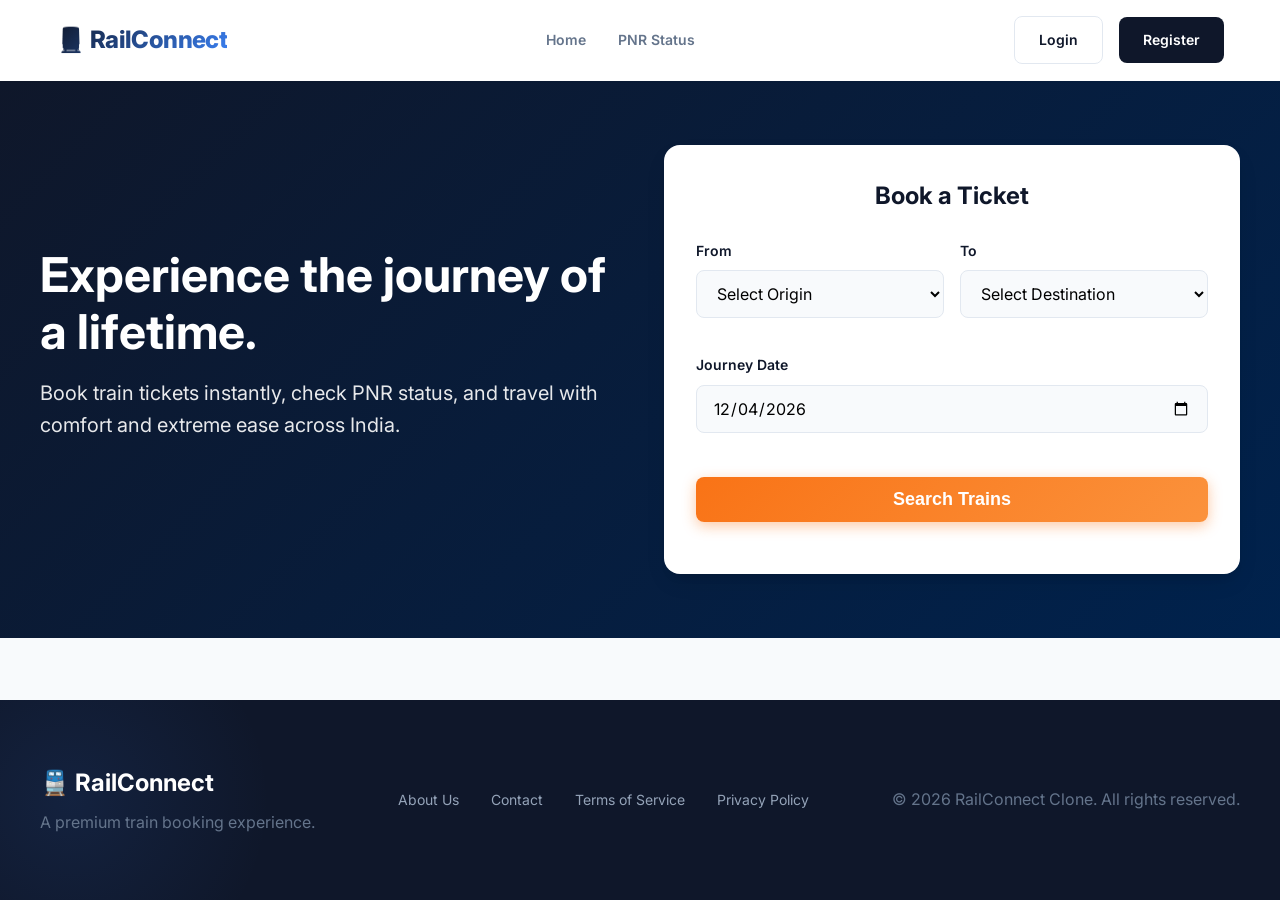
<file: index.html>
<!DOCTYPE html>
<html lang="en">
<head>
  <meta charset="UTF-8">
  <meta name="viewport" content="width=device-width, initial-scale=1.0">
  <title>RailConnect - Book Train Tickets</title>
  <link rel="stylesheet" href="css/style.css">
  <link href="https://fonts.googleapis.com/css2?family=Inter:wght@400;500;600;700&display=swap" rel="stylesheet">
  <style>
    /* Hero Section Styles */
    .hero {
      background: linear-gradient(135deg, var(--primary) 0%, #00224D 100%);
      color: white;
      padding: 4rem 1rem;
      position: relative;
      overflow: hidden;
      min-height: 500px;
      display: flex;
      align-items: center;
    }

    .hero-content {
      max-width: 1200px;
      margin: 0 auto;
      width: 100%;
      position: relative;
      z-index: 2;
      display: grid;
      grid-template-columns: 1fr 1fr;
      gap: 3rem;
      align-items: center;
    }

    .hero-text h1 {
      font-size: 3rem;
      font-weight: 700;
      line-height: 1.2;
      margin-bottom: 1rem;
    }

    .hero-text p {
      font-size: 1.25rem;
      opacity: 0.9;
      margin-bottom: 2rem;
    }

    .search-card {
      background: var(--surface);
      border-radius: 1rem;
      padding: 2rem;
      color: var(--text-main);
      box-shadow: var(--shadow-lg);
    }

    .search-grid {
      display: grid;
      grid-template-columns: 1fr 1fr;
      gap: 1rem;
    }

    .search-full {
      grid-column: span 2;
    }

    .results-section {
      padding: 4rem 1rem;
      background-color: var(--background);
    }

    .results-container {
      max-width: 1200px;
      margin: 0 auto;
    }

    .train-card {
      background: var(--surface);
      border-radius: 0.75rem;
      padding: 1.5rem;
      margin-bottom: 1rem;
      box-shadow: var(--shadow-sm);
      display: flex;
      justify-content: space-between;
      align-items: center;
      transition: transform var(--transition-fast), box-shadow var(--transition-fast);
      border: 1px solid var(--border);
    }

    .train-card:hover {
      transform: translateY(-2px);
      box-shadow: var(--shadow-md);
      border-color: var(--primary-light);
    }

    .train-info {
      display: flex;
      flex-direction: column;
      gap: 0.5rem;
    }

    .train-header {
      display: flex;
      align-items: center;
      gap: 1rem;
    }

    .train-name {
      font-size: 1.25rem;
      font-weight: 600;
      color: var(--primary);
    }

    .train-no {
      background: rgba(0, 77, 159, 0.1);
      color: var(--primary);
      padding: 0.25rem 0.5rem;
      border-radius: 0.25rem;
      font-size: 0.875rem;
      font-weight: 600;
    }

    .train-route {
      display: flex;
      align-items: center;
      gap: 2rem;
      margin-top: 0.5rem;
    }

    .route-point {
      display: flex;
      flex-direction: column;
    }

    .route-time {
      font-size: 1.125rem;
      font-weight: 600;
    }

    .route-station {
      font-size: 0.875rem;
      color: var(--text-muted);
    }

    .route-duration {
      font-size: 0.875rem;
      color: var(--text-muted);
      position: relative;
    }

    .route-duration::before {
      content: '';
      position: absolute;
      top: 50%;
      left: -20px;
      right: -20px;
      height: 1px;
      background: var(--border);
      z-index: -1;
    }

    .train-actions {
      display: flex;
      flex-direction: column;
      gap: 0.5rem;
      align-items: flex-end;
    }

    .class-tags {
      display: flex;
      gap: 0.5rem;
    }

    .class-tag {
      background: #f1f5f9;
      padding: 0.25rem 0.5rem;
      border-radius: 0.25rem;
      font-size: 0.75rem;
      font-weight: 600;
      color: var(--text-muted);
    }

    @media (max-width: 768px) {
      .hero-content {
        grid-template-columns: 1fr;
      }
      .train-card {
        flex-direction: column;
        align-items: flex-start;
        gap: 1.5rem;
      }
      .train-actions {
        width: 100%;
        align-items: stretch;
      }
    }
  </style>
</head>
<body>

  <!-- Header -->
  <header class="header">
    <div class="nav-container">
      <div class="logo-container">
        <a href="index.html" class="logo-text">🚆 RailConnect</a>
      </div>
      <nav class="nav-links">
        <a href="index.html" class="nav-link">Home</a>
        <a href="#" class="nav-link">PNR Status</a>
      </nav>
      <div class="user-actions" id="guest-actions">
        <a href="login.html" class="btn btn-outline">Login</a>
        <a href="register.html" class="btn btn-primary">Register</a>
      </div>
      <div class="user-actions hidden" id="user-actions">
        <span id="user-name-display" style="font-weight: 600;"></span>
        <a href="dashboard.html" class="btn btn-outline">My Trips</a>
        <button onclick="Auth.logout()" class="btn btn-secondary">Logout</button>
      </div>
    </div>
  </header>

  <main>
    <!-- Hero Section -->
    <section class="hero">
      <div class="hero-content">
        <div class="hero-text">
          <h1>Experience the journey of a lifetime.</h1>
          <p>Book train tickets instantly, check PNR status, and travel with comfort and extreme ease across India.</p>
        </div>
        
        <div class="search-card">
          <h2 style="margin-bottom: 1.5rem; text-align: center; color: var(--primary);">Book a Ticket</h2>
          <form id="search-form">
            <div class="search-grid">
              <div class="form-group">
                <label class="form-label" for="from-station">From</label>
                <select class="form-control" id="from-station" required>
                  <option value="" disabled selected>Select Origin</option>
                  <!-- Populated via JS -->
                </select>
              </div>
              <div class="form-group">
                <label class="form-label" for="to-station">To</label>
                <select class="form-control" id="to-station" required>
                  <option value="" disabled selected>Select Destination</option>
                  <!-- Populated via JS -->
                </select>
              </div>
              <div class="form-group search-full">
                <label class="form-label" for="travel-date">Journey Date</label>
                <input type="date" class="form-control" id="travel-date" required>
              </div>
              <div class="form-group search-full text-center mt-2">
                <button type="submit" class="btn btn-secondary" style="width: 100%; font-size: 1.125rem; padding: 0.75rem;">Search Trains</button>
              </div>
            </div>
          </form>
        </div>
      </div>
    </section>

    <!-- Results Section -->
    <section class="results-section hidden" id="results-section">
      <div class="results-container">
        <div style="display: flex; justify-content: space-between; align-items: center; margin-bottom: 2rem;">
          <h2 style="font-size: 1.75rem;">Available Trains</h2>
          <p id="search-summary" class="text-muted"></p>
        </div>
        <div id="trains-list">
          <!-- Trains injected here by JS -->
        </div>
      </div>
    </section>
  </main>

  <footer class="footer">
    <div class="footer-container">
      <div>
        <h3 style="font-size: 1.5rem; margin-bottom: 0.5rem;">🚆 RailConnect</h3>
        <p style="color: var(--text-muted);">A premium train booking experience.</p>
      </div>
      <div class="footer-links">
        <a href="#">About Us</a>
        <a href="#">Contact</a>
        <a href="#">Terms of Service</a>
        <a href="#">Privacy Policy</a>
      </div>
      <div>
        <p style="color: var(--text-muted);">&copy; 2026 RailConnect Clone. All rights reserved.</p>
      </div>
    </div>
  </footer>

  <script src="js/data.js"></script>
  <script src="js/auth.js"></script>
  <script src="js/main.js"></script>
</body>
</html>
</file>
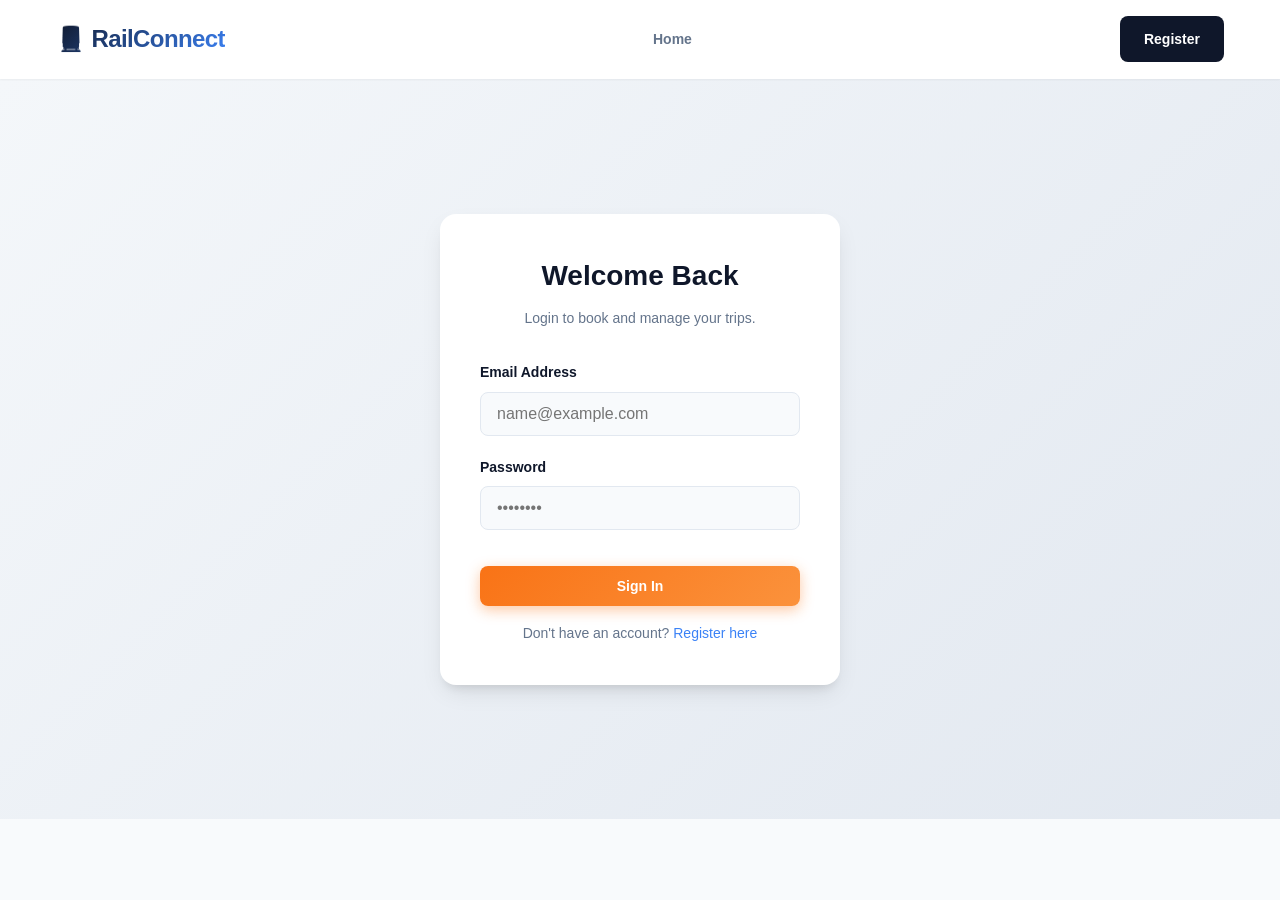
<file: book.html>
<!DOCTYPE html>
<html lang="en">
<head>
  <meta charset="UTF-8">
  <meta name="viewport" content="width=device-width, initial-scale=1.0">
  <title>Book Ticket - RailConnect</title>
  <link rel="stylesheet" href="css/style.css">
  <style>
    .booking-wrapper {
      padding: 3rem 1rem;
      background: #F8FAFC;
    }

    .booking-grid {
      display: grid;
      grid-template-columns: 2fr 1fr;
      gap: 2rem;
      align-items: start;
    }

    .booking-section {
      background: var(--surface);
      border-radius: 1rem;
      padding: 2rem;
      box-shadow: var(--shadow-sm);
      margin-bottom: 2rem;
      border: 1px solid var(--border);
    }

    .booking-section h2 {
      font-size: 1.25rem;
      margin-bottom: 1.5rem;
      color: var(--primary);
      display: flex;
      align-items: center;
      gap: 0.5rem;
    }

    .train-summary-card {
      background: linear-gradient(135deg, var(--primary) 0%, #1E293B 100%);
      color: white;
      padding: 1.5rem;
      border-radius: 0.75rem;
      margin-bottom: 2rem;
      position: relative;
      overflow: hidden;
    }

    .train-summary-card::after {
      content: '🚆';
      position: absolute;
      right: -10px;
      bottom: -20px;
      font-size: 8rem;
      opacity: 0.1;
    }

    .passenger-row {
      display: grid;
      grid-template-columns: 2fr 1fr 1fr auto;
      gap: 1rem;
      align-items: end;
      margin-bottom: 1rem;
      padding-bottom: 1rem;
      border-bottom: 1px solid var(--border);
    }

    .fare-summary {
      position: sticky;
      top: 100px;
    }

    .fare-row {
      display: flex;
      justify-content: space-between;
      margin-bottom: 0.75rem;
      font-size: 0.95rem;
    }

    .fare-total {
      display: flex;
      justify-content: space-between;
      margin-top: 1rem;
      padding-top: 1rem;
      border-top: 2px dashed var(--border);
      font-size: 1.25rem;
      font-weight: 700;
      color: var(--primary);
    }

    @media (max-width: 900px) {
      .booking-grid {
        grid-template-columns: 1fr;
      }
      .passenger-row {
        grid-template-columns: 1fr;
      }
    }
  </style>
</head>
<body>

  <header class="header">
    <div class="nav-container">
      <div class="logo-container">
        <a href="index.html" class="logo-text">🚆 RailConnect</a>
      </div>
      <div class="user-actions" id="user-actions">
        <span id="user-name-display" style="font-weight: 600;"></span>
        <a href="dashboard.html" class="btn btn-outline">My Trips</a>
      </div>
    </div>
  </header>

  <main class="booking-wrapper container">
    <h1 class="section-title animate-fade-up">Complete Your Booking</h1>
    
    <div class="booking-grid animate-fade-up" style="animation-delay: 0.1s;">
      
      <!-- Left Column: Details -->
      <div>
        <div class="train-summary-card" id="train-summary">
          <!-- Populated by JS -->
        </div>

        <form id="booking-form">
          <div class="booking-section">
            <h2>👥 Passenger Details</h2>
            <div id="passengers-container">
              <div class="passenger-row">
                <div class="form-group mb-0">
                  <label class="form-label">Full Name</label>
                  <input type="text" class="form-control passenger-name" required placeholder="Passenger Name">
                </div>
                <div class="form-group mb-0">
                  <label class="form-label">Age</label>
                  <input type="number" class="form-control passenger-age" required min="1" max="120" placeholder="Age">
                </div>
                <div class="form-group mb-0">
                  <label class="form-label">Gender</label>
                  <select class="form-control passenger-gender" required>
                    <option value="" disabled selected>Select</option>
                    <option value="M">Male</option>
                    <option value="F">Female</option>
                    <option value="O">Other</option>
                  </select>
                </div>
              </div>
            </div>
            <button type="button" class="btn btn-outline mt-2" onclick="addPassenger()">+ Add Another Passenger</button>
          </div>

          <div class="booking-section">
            <h2>💳 Payment Options</h2>
            <p style="color: var(--text-muted); margin-bottom: 1rem; font-size: 0.875rem;">This is a simulated environment. No actual payment will be deducted.</p>
            <div class="form-group">
              <input type="radio" id="upi" name="payment" value="upi" checked>
              <label for="upi" style="font-weight: 500; margin-left: 0.5rem;">UPI / QR Code</label>
            </div>
            <div class="form-group">
              <input type="radio" id="card" name="payment" value="card">
              <label for="card" style="font-weight: 500; margin-left: 0.5rem;">Credit / Debit Card</label>
            </div>
          </div>
        </form>
      </div>

      <!-- Right Column: Fare Summary -->
      <div>
        <div class="booking-section fare-summary">
          <h2>💰 Fare Summary</h2>
          <div class="form-group">
            <label class="form-label">Travel Class</label>
            <select class="form-control" id="travel-class" onchange="calculateFare()">
              <!-- Populated by JS -->
            </select>
          </div>
          
          <div style="margin-top: 2rem;">
            <div class="fare-row">
              <span id="base-fare-label">Ticket Fare (1 Passenger)</span>
              <span id="base-fare-value">₹0</span>
            </div>
            <div class="fare-row">
              <span>Convenience Fee</span>
              <span>₹40</span>
            </div>
            <div class="fare-total">
              <span>Total Amount</span>
              <span id="total-fare-value">₹0</span>
            </div>
          </div>

          <button id="pay-btn" class="btn btn-secondary" style="width: 100%; margin-top: 2rem; font-size: 1.125rem;">Pay & Book</button>
        </div>
      </div>

    </div>
  </main>

  <script src="js/data.js"></script>
  <script src="js/auth.js"></script>
  <script src="js/bookings.js"></script>
  <script>
    let currentTrain = null;
    let travelDate = null;
    let basePricePerPassenger = 0;

    document.addEventListener('DOMContentLoaded', () => {
      // 1. Auth check
      const user = Auth.getCurrentUser();
      if (!user) {
        window.location.href = 'login.html';
        return;
      }
      Auth.updateUI();

      // 2. Parse URL params
      const params = new URLSearchParams(window.location.search);
      const trainNo = params.get('trainNo');
      travelDate = params.get('date');

      if (!trainNo || !travelDate) {
        window.location.href = 'index.html';
        return;
      }

      currentTrain = window.TRAINS.find(t => t.trainNo === trainNo);
      if (!currentTrain) {
        alert("Train not found.");
        window.location.href = 'index.html';
        return;
      }

      // 3. Render Train Summary
      const destName = window.STATIONS.find(s => s.code === currentTrain.destination)?.name || currentTrain.destination;
      const srcName = window.STATIONS.find(s => s.code === currentTrain.source)?.name || currentTrain.source;
      
      document.getElementById('train-summary').innerHTML = `
        <div style="display: flex; justify-content: space-between; align-items: center; margin-bottom: 1rem;">
          <h3 style="font-size: 1.5rem; margin: 0;">${currentTrain.name} (${currentTrain.trainNo})</h3>
          <span style="background: rgba(255,255,255,0.2); padding: 0.25rem 0.75rem; border-radius: 1rem; font-size: 0.875rem;">${travelDate}</span>
        </div>
        <div style="display: flex; gap: 2rem; align-items: center;">
          <div>
            <div style="font-size: 1.25rem; font-weight: 700;">${currentTrain.departureTime}</div>
            <div style="font-size: 0.875rem; opacity: 0.8;">${srcName}</div>
          </div>
          <div style="opacity: 0.5;">━━━━</div>
          <div>
            <div style="font-size: 1.25rem; font-weight: 700;">${currentTrain.arrivalTime}</div>
            <div style="font-size: 0.875rem; opacity: 0.8;">${destName}</div>
          </div>
        </div>
      `;

      // 4. Populate Classes
      const classSelect = document.getElementById('travel-class');
      currentTrain.classes.forEach(c => {
        const option = document.createElement('option');
        option.value = c;
        option.textContent = `${c} - ₹${currentTrain.fares[c]}`;
        classSelect.appendChild(option);
      });

      // Populate user's name in first row
      document.querySelector('.passenger-name').value = user.name;

      calculateFare();

      // 5. Handle Booking Submission
      document.getElementById('pay-btn').addEventListener('click', handlePayment);
    });

    function addPassenger() {
      const container = document.getElementById('passengers-container');
      const row = document.createElement('div');
      row.className = 'passenger-row animate-fade-up';
      row.innerHTML = `
        <div class="form-group mb-0">
          <input type="text" class="form-control passenger-name" required placeholder="Passenger Name">
        </div>
        <div class="form-group mb-0">
          <input type="number" class="form-control passenger-age" required min="1" max="120" placeholder="Age">
        </div>
        <div class="form-group mb-0">
          <select class="form-control passenger-gender" required>
            <option value="" disabled selected>Select</option>
            <option value="M">Male</option>
            <option value="F">Female</option>
            <option value="O">Other</option>
          </select>
        </div>
        <button type="button" class="btn btn-outline" style="color:red; border-color:red; margin-bottom:0.2rem" onclick="this.parentElement.remove(); calculateFare()">X</button>
      `;
      container.appendChild(row);
      calculateFare();
    }

    function calculateFare() {
      if (!currentTrain) return;

      const classSel = document.getElementById('travel-class').value;
      basePricePerPassenger = currentTrain.fares[classSel];

      const numPassengers = document.querySelectorAll('.passenger-row').length;
      
      const totalBaseFare = basePricePerPassenger * numPassengers;
      const convenienceFee = 40;
      const finalTotal = totalBaseFare + convenienceFee;

      document.getElementById('base-fare-label').textContent = `Ticket Fare (${numPassengers} Passenger${numPassengers > 1 ? 's' : ''})`;
      document.getElementById('base-fare-value').textContent = `₹${totalBaseFare}`;
      document.getElementById('total-fare-value').textContent = `₹${finalTotal}`;

      return finalTotal;
    }

    function handlePayment() {
      const form = document.getElementById('booking-form');
      if (!form.checkValidity()) {
        form.reportValidity();
        return;
      }

      // Gather passenger data
      const passengers = [];
      const rows = document.querySelectorAll('.passenger-row');
      rows.forEach(row => {
        passengers.push({
          name: row.querySelector('.passenger-name').value,
          age: row.querySelector('.passenger-age').value,
          gender: row.querySelector('.passenger-gender').value
        });
      });

      const travelClass = document.getElementById('travel-class').value;
      const totalAmount = calculateFare();
      const user = Auth.getCurrentUser();

      // Simulate API call/Payment gateway delay
      const btn = document.getElementById('pay-btn');
      btn.textContent = 'Processing...';
      btn.disabled = true;

      setTimeout(() => {
        const booking = Bookings.createBooking(user.id, currentTrain.trainNo, travelDate, passengers, totalAmount, travelClass);
        alert(`Payment Successful! Your PNR is ${booking.pnr}`);
        window.location.href = 'dashboard.html';
      }, 1500);
    }
  </script>
</body>
</html>
</file>
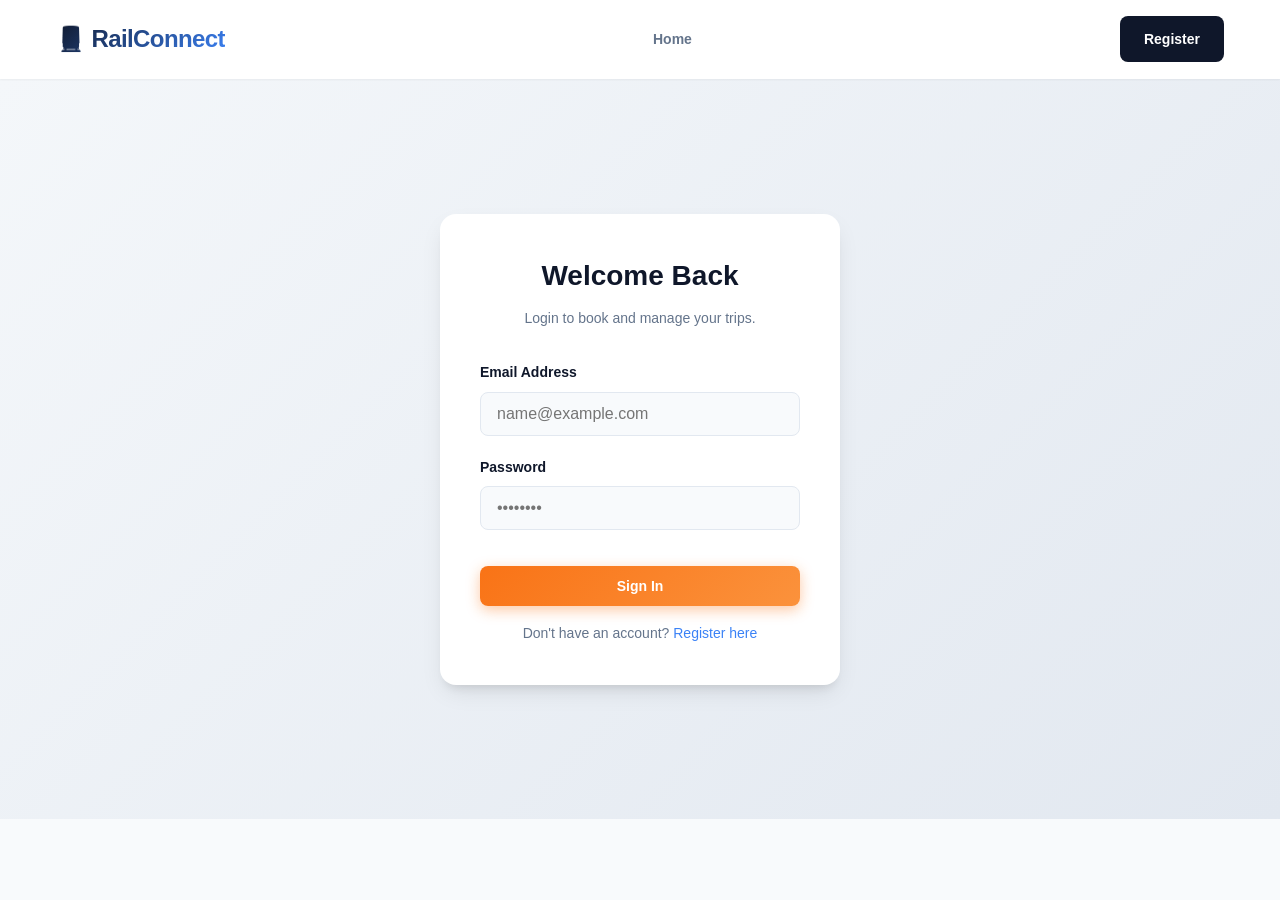
<file: dashboard.html>
<!DOCTYPE html>
<html lang="en">
<head>
  <meta charset="UTF-8">
  <meta name="viewport" content="width=device-width, initial-scale=1.0">
  <title>My Dashboard - RailConnect</title>
  <link rel="stylesheet" href="css/style.css">
  <style>
    .dashboard-container {
      padding: 3rem 1rem;
      max-width: 1000px;
      margin: 0 auto;
    }

    .welcome-banner {
      background: linear-gradient(135deg, var(--primary) 0%, var(--accent) 100%);
      color: white;
      padding: 3rem 2rem;
      border-radius: 1rem;
      margin-bottom: 2rem;
      box-shadow: var(--shadow-lg);
      position: relative;
      overflow: hidden;
    }

    .welcome-banner::before {
      content: '';
      position: absolute;
      top: 0;
      right: 0;
      bottom: 0;
      left: 0;
      background: url('data:image/svg+xml;utf8,<svg width="40" height="40" viewBox="0 0 40 40" xmlns="http://www.w3.org/2000/svg"><path d="M0 0h20v20H0V0zm20 20h20v20H20V20z" fill="rgba(255,255,255,0.05)"/></svg>');
      background-size: 40px 40px;
    }

    .welcome-content {
      position: relative;
      z-index: 1;
    }

    .welcome-content h1 {
      font-size: 2.5rem;
      margin-bottom: 0.5rem;
    }

    .booking-history {
      margin-top: 3rem;
    }

    .booking-card {
      background: var(--surface);
      border: 1px solid var(--border);
      border-radius: 1rem;
      padding: 1.5rem;
      margin-bottom: 1.5rem;
      box-shadow: var(--shadow-sm);
      transition: all var(--transition-fast);
      position: relative;
      overflow: hidden;
    }

    .booking-card:hover {
      box-shadow: var(--shadow-md);
      transform: translateY(-2px);
      border-color: #E2E8F0;
    }

    .status-badge {
      position: absolute;
      top: 1.5rem;
      right: 1.5rem;
      background: rgba(16, 185, 129, 0.1);
      color: var(--success);
      padding: 0.5rem 1rem;
      border-radius: 2rem;
      font-weight: 600;
      font-size: 0.875rem;
    }

    .booking-header {
      margin-bottom: 1rem;
      padding-bottom: 1rem;
      border-bottom: 1px dashed var(--border);
      padding-right: 100px; /* Space for the badge */
    }

    .booking-header h3 {
      font-size: 1.25rem;
      color: var(--primary);
    }

    .pnr-text {
      font-family: monospace;
      font-size: 1.125rem;
      font-weight: 600;
      color: var(--text-muted);
      margin-top: 0.25rem;
    }

    .booking-details {
      display: grid;
      grid-template-columns: repeat(auto-fit, minmax(200px, 1fr));
      gap: 1.5rem;
    }

    .detail-item {
      display: flex;
      flex-direction: column;
    }

    .detail-label {
      font-size: 0.75rem;
      text-transform: uppercase;
      letter-spacing: 0.05em;
      color: var(--text-muted);
      margin-bottom: 0.25rem;
    }

    .detail-value {
      font-weight: 600;
      color: var(--text-main);
    }

    .no-bookings {
      text-align: center;
      padding: 4rem 2rem;
      background: var(--surface);
      border-radius: 1rem;
      border: 1px dashed var(--border);
    }

  </style>
</head>
<body>

  <header class="header">
    <div class="nav-container">
      <div class="logo-container">
        <a href="index.html" class="logo-text">🚆 RailConnect</a>
      </div>
      <nav class="nav-links">
        <a href="index.html" class="nav-link">Home</a>
      </nav>
      <div class="user-actions" id="user-actions">
        <!-- JS Auth logic will handle this, but we force logout button here -->
        <button onclick="Auth.logout()" class="btn btn-outline" style="border-color: var(--danger); color: var(--danger)">Logout</button>
      </div>
    </div>
  </header>

  <main class="dashboard-container">
    
    <div class="welcome-banner animate-fade-up">
      <div class="welcome-content">
        <h1 id="user-greeting">Welcome!</h1>
        <p>Manage your upcoming trips and review past travel history.</p>
      </div>
    </div>

    <div class="booking-history animate-fade-up" style="animation-delay: 0.2s;">
      <h2 class="section-title">My Bookings</h2>
      
      <div id="bookings-container">
        <!-- Rendered via JS -->
      </div>
    </div>

  </main>

  <script src="js/data.js"></script>
  <script src="js/auth.js"></script>
  <script src="js/bookings.js"></script>
  <script>
    document.addEventListener('DOMContentLoaded', () => {
      // 1. Auth check
      const user = Auth.getCurrentUser();
      if (!user) {
        window.location.href = 'login.html';
        return;
      }

      document.getElementById('user-greeting').textContent = `Hello, ${user.name}!`;

      // 2. Fetch Bookings
      const bookings = Bookings.getUserBookings(user.id);
      renderBookings(bookings);
    });

    function renderBookings(bookings) {
      const container = document.getElementById('bookings-container');

      if (bookings.length === 0) {
        container.innerHTML = `
          <div class="no-bookings">
            <h3 style="color: var(--primary); margin-bottom: 0.5rem;">No trips found</h3>
            <p style="color: var(--text-muted); margin-bottom: 1.5rem;">You haven't booked any train tickets yet.</p>
            <a href="index.html" class="btn btn-secondary">Search Trains Now</a>
          </div>
        `;
        return;
      }

      container.innerHTML = '';
      
      bookings.forEach(booking => {
        // Find train details
        const train = window.TRAINS.find(t => t.trainNo === booking.trainNo);
        const trainName = train ? train.name : 'Unknown Train';
        
        const srcName = train ? (window.STATIONS.find(s => s.code === train.source)?.name || train.source) : '';
        const destName = train ? (window.STATIONS.find(s => s.code === train.destination)?.name || train.destination) : '';

        // Safely handle passengers which might be missing in older mocks
        const pCount = booking.passengers ? booking.passengers.length : 1;
        
        const dateObj = new Date(booking.bookingDate);
        const bookedOn = dateObj.toLocaleDateString('en-IN', { day: '2-digit', month: 'short', year: 'numeric' });

        const card = document.createElement('div');
        card.className = 'booking-card';
        card.innerHTML = `
          <div class="status-badge">✓ ${booking.bookingStatus}</div>
          
          <div class="booking-header">
            <h3>${trainName} (${booking.trainNo})</h3>
            <div class="pnr-text">PNR: ${booking.pnr}</div>
          </div>
          
          <div class="booking-details">
            <div class="detail-item">
              <span class="detail-label">Journey Date</span>
              <span class="detail-value">${booking.date}</span>
            </div>
            
            <div class="detail-item">
              <span class="detail-label">Route</span>
              <span class="detail-value">${srcName} → ${destName}</span>
            </div>

            <div class="detail-item">
              <span class="detail-label">Class</span>
              <span class="detail-value">${booking.travelClass || 'N/A'}</span>
            </div>

            <div class="detail-item">
              <span class="detail-label">Passengers</span>
              <span class="detail-value">${pCount}</span>
            </div>

            <div class="detail-item">
              <span class="detail-label">Total Amount</span>
              <span class="detail-value">₹${booking.totalAmount}</span>
            </div>

             <div class="detail-item">
              <span class="detail-label">Booked On</span>
              <span class="detail-value">${bookedOn}</span>
            </div>
          </div>
        `;
        container.appendChild(card);
      });
    }
  </script>
</body>
</html>
</file>
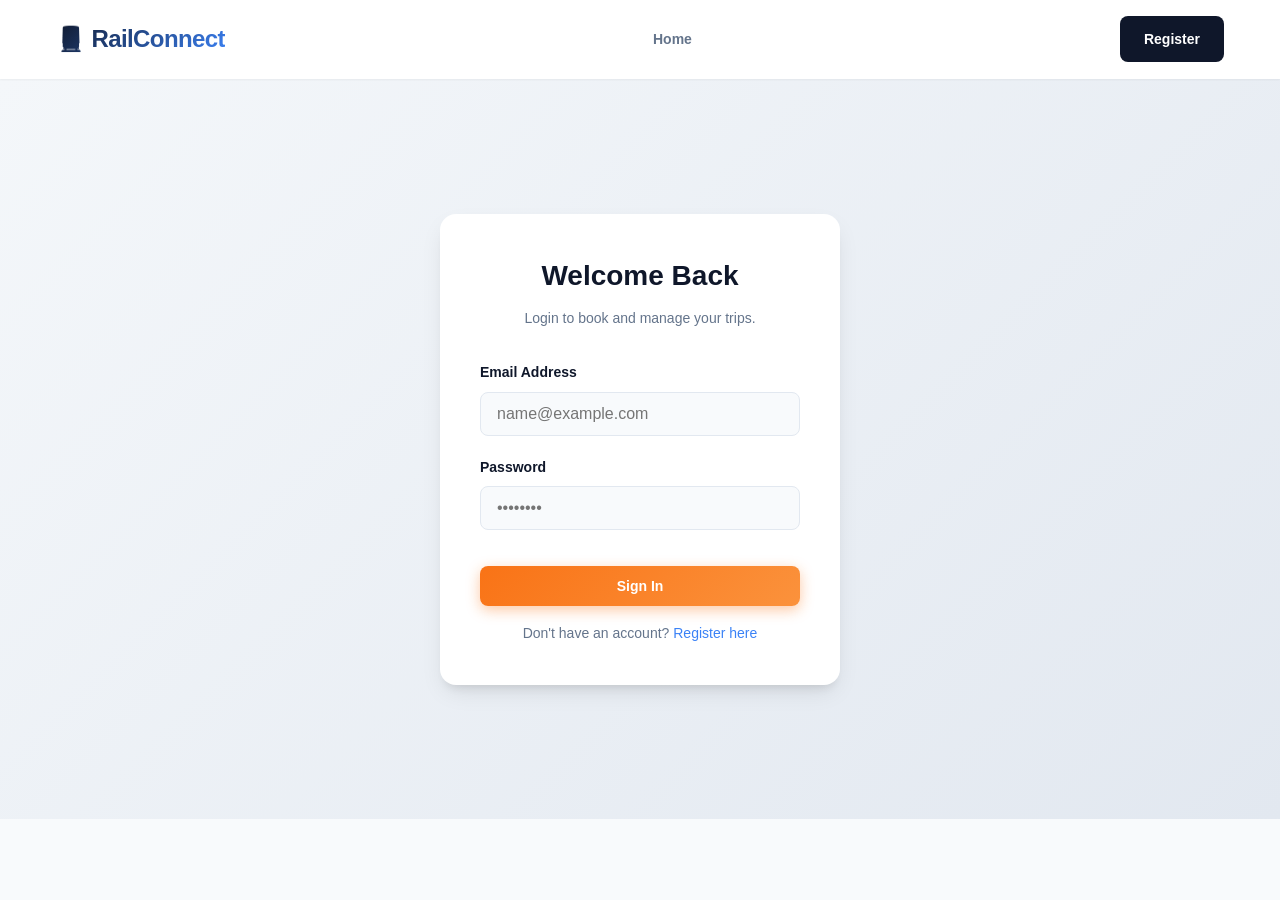
<file: login.html>
<!DOCTYPE html>
<html lang="en">
<head>
  <meta charset="UTF-8">
  <meta name="viewport" content="width=device-width, initial-scale=1.0">
  <title>Login - RailConnect</title>
  <link rel="stylesheet" href="css/style.css">
  <style>
    .auth-container {
      min-height: calc(100vh - 160px); /* Account for header/footer */
      display: flex;
      align-items: center;
      justify-content: center;
      padding: 2rem;
      background: linear-gradient(135deg, #f4f7fa 0%, #e2e8f0 100%);
    }

    .auth-card {
      background: var(--surface);
      padding: 2.5rem;
      border-radius: 1rem;
      box-shadow: var(--shadow-lg);
      width: 100%;
      max-width: 400px;
    }

    .auth-header {
      text-align: center;
      margin-bottom: 2rem;
    }

    .auth-header h1 {
      color: var(--primary);
      font-size: 1.75rem;
      margin-bottom: 0.5rem;
    }

    .auth-header p {
      color: var(--text-muted);
      font-size: 0.875rem;
    }

    .error-msg {
      color: var(--danger);
      font-size: 0.875rem;
      margin-bottom: 1rem;
      text-align: center;
      display: none;
    }
  </style>
</head>
<body>

  <!-- Header -->
  <header class="header">
    <div class="nav-container">
      <div class="logo-container">
        <a href="index.html" class="logo-text">🚆 RailConnect</a>
      </div>
      <nav class="nav-links">
        <a href="index.html" class="nav-link">Home</a>
      </nav>
      <div class="user-actions">
        <a href="register.html" class="btn btn-primary">Register</a>
      </div>
    </div>
  </header>

  <main>
    <div class="auth-container">
      <div class="auth-card">
        <div class="auth-header">
          <h1>Welcome Back</h1>
          <p>Login to book and manage your trips.</p>
        </div>
        
        <div id="login-error" class="error-msg"></div>

        <form id="login-form">
          <div class="form-group">
            <label class="form-label" for="email">Email Address</label>
            <input type="email" id="email" class="form-control" required placeholder="name@example.com">
          </div>
          <div class="form-group">
            <label class="form-label" for="password">Password</label>
            <input type="password" id="password" class="form-control" required placeholder="••••••••">
          </div>
          <button type="submit" class="btn btn-secondary" style="width: 100%; margin-top: 1rem;">Sign In</button>
        </form>

        <p class="text-center mt-4" style="font-size: 0.875rem; color: var(--text-muted);">
          Don't have an account? <a href="register.html">Register here</a>
        </p>
      </div>
    </div>
  </main>

  <script src="js/data.js"></script>
  <script src="js/auth.js"></script>
  <script>
    document.addEventListener('DOMContentLoaded', () => {
      // Redirect if already logged in
      if (Auth.getCurrentUser()) {
        window.location.href = 'index.html';
      }

      const loginForm = document.getElementById('login-form');
      const errorMsg = document.getElementById('login-error');

      loginForm.addEventListener('submit', (e) => {
        e.preventDefault();
        
        const email = document.getElementById('email').value;
        const password = document.getElementById('password').value;

        const result = Auth.login(email, password);

        if (result.success) {
          // Check if there was a pending booking attempt
          const pending = sessionStorage.getItem('pendingBooking');
          if (pending) {
            const { trainNo, date } = JSON.parse(pending);
            sessionStorage.removeItem('pendingBooking');
            window.location.href = `book.html?trainNo=${trainNo}&date=${date}`;
          } else {
            window.location.href = 'index.html';
          }
        } else {
          errorMsg.textContent = result.message;
          errorMsg.style.display = 'block';
        }
      });
    });
  </script>
</body>
</html>
</file>
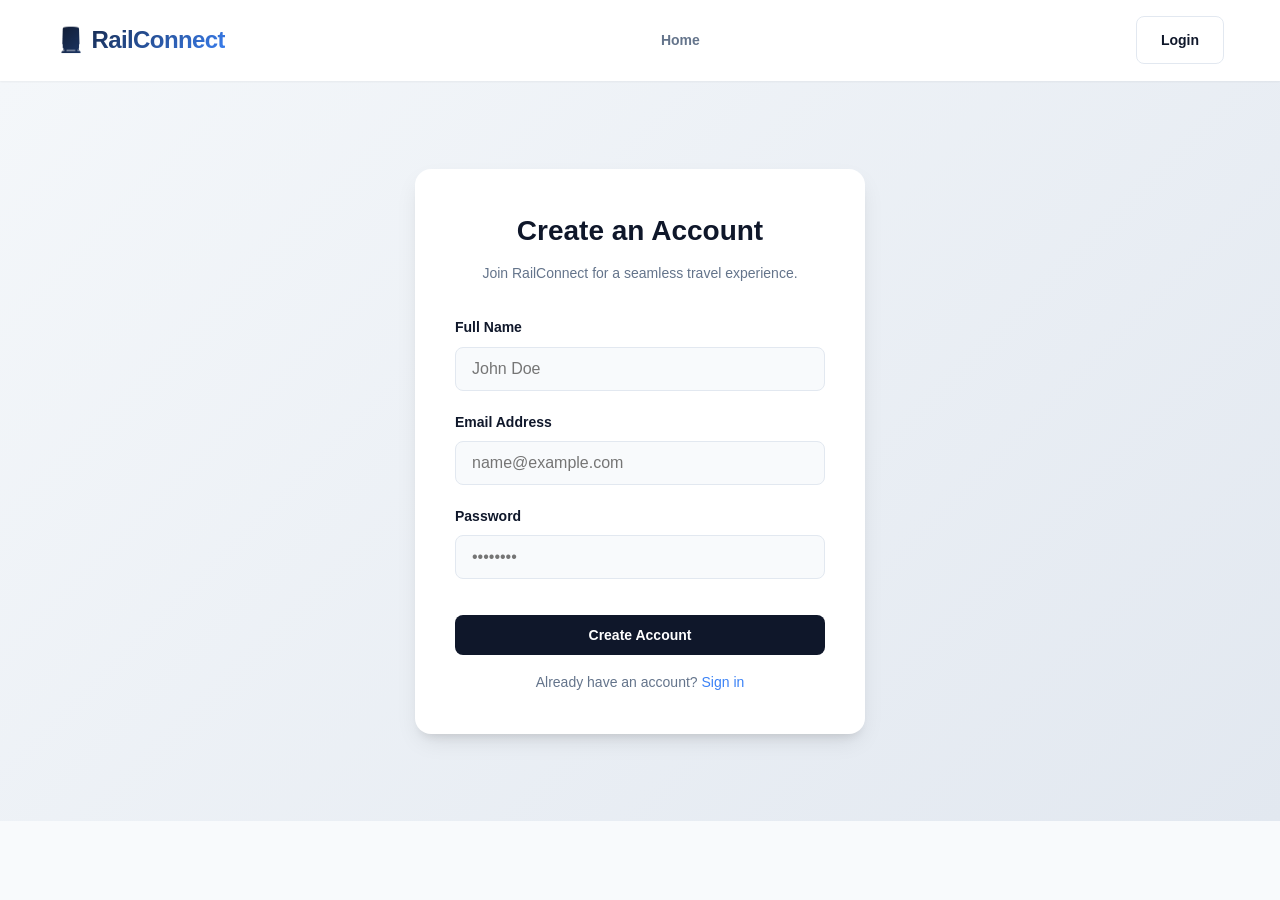
<file: register.html>
<!DOCTYPE html>
<html lang="en">
<head>
  <meta charset="UTF-8">
  <meta name="viewport" content="width=device-width, initial-scale=1.0">
  <title>Register - RailConnect</title>
  <link rel="stylesheet" href="css/style.css">
  <style>
    .auth-container {
      min-height: calc(100vh - 160px);
      display: flex;
      align-items: center;
      justify-content: center;
      padding: 2rem;
      background: linear-gradient(135deg, #f4f7fa 0%, #e2e8f0 100%);
    }

    .auth-card {
      background: var(--surface);
      padding: 2.5rem;
      border-radius: 1rem;
      box-shadow: var(--shadow-lg);
      width: 100%;
      max-width: 450px;
    }

    .auth-header {
      text-align: center;
      margin-bottom: 2rem;
    }

    .auth-header h1 {
      color: var(--primary);
      font-size: 1.75rem;
      margin-bottom: 0.5rem;
    }

    .auth-header p {
      color: var(--text-muted);
      font-size: 0.875rem;
    }

    .error-msg {
      color: var(--danger);
      font-size: 0.875rem;
      margin-bottom: 1rem;
      text-align: center;
      display: none;
    }
  </style>
</head>
<body>

  <!-- Header -->
  <header class="header">
    <div class="nav-container">
      <div class="logo-container">
        <a href="index.html" class="logo-text">🚆 RailConnect</a>
      </div>
      <nav class="nav-links">
        <a href="index.html" class="nav-link">Home</a>
      </nav>
      <div class="user-actions">
        <a href="login.html" class="btn btn-outline">Login</a>
      </div>
    </div>
  </header>

  <main>
    <div class="auth-container">
      <div class="auth-card">
        <div class="auth-header">
          <h1>Create an Account</h1>
          <p>Join RailConnect for a seamless travel experience.</p>
        </div>
        
        <div id="register-error" class="error-msg"></div>

        <form id="register-form">
          <div class="form-group">
            <label class="form-label" for="name">Full Name</label>
            <input type="text" id="name" class="form-control" required placeholder="John Doe">
          </div>
          <div class="form-group">
            <label class="form-label" for="email">Email Address</label>
            <input type="email" id="email" class="form-control" required placeholder="name@example.com">
          </div>
          <div class="form-group">
            <label class="form-label" for="password">Password</label>
            <input type="password" id="password" class="form-control" required placeholder="••••••••" minlength="6">
          </div>
          <button type="submit" class="btn btn-primary" style="width: 100%; margin-top: 1rem;">Create Account</button>
        </form>

        <p class="text-center mt-4" style="font-size: 0.875rem; color: var(--text-muted);">
          Already have an account? <a href="login.html">Sign in</a>
        </p>
      </div>
    </div>
  </main>

  <script src="js/data.js"></script>
  <script src="js/auth.js"></script>
  <script>
    document.addEventListener('DOMContentLoaded', () => {
      // Redirect if already logged in
      if (Auth.getCurrentUser()) {
        window.location.href = 'index.html';
      }

      const registerForm = document.getElementById('register-form');
      const errorMsg = document.getElementById('register-error');

      registerForm.addEventListener('submit', (e) => {
        e.preventDefault();
        
        const name = document.getElementById('name').value;
        const email = document.getElementById('email').value;
        const password = document.getElementById('password').value;

        const result = Auth.register(name, email, password);

        if (result.success) {
           window.location.href = 'index.html';
        } else {
          errorMsg.textContent = result.message;
          errorMsg.style.display = 'block';
        }
      });
    });
  </script>
</body>
</html>
</file>
<file: css/style.css>
:root {
  /* Colors - Richer Palette */
  --primary: #0F172A; /* Deep Navy */
  --primary-light: #1E293B;
  --secondary: #F97316; /* Vibrant Orange */
  --secondary-hover: #EA580C;
  --accent: #3B82F6; /* Bright Blue */
  --background: #F8FAFC;
  --surface: #ffffff;
  --text-main: #0F172A;
  --text-muted: #64748B;
  --border: #E2E8F0;
  --danger: #EF4444;
  --success: #10B981;

  /* Typography */
  --font-family: 'Inter', -apple-system, BlinkMacSystemFont, "Segoe UI", Roboto, sans-serif;
  
  /* Shadows - Softer, more modern */
  --shadow-sm: 0 1px 2px 0 rgb(0 0 0 / 0.05);
  --shadow-md: 0 4px 6px -1px rgb(0 0 0 / 0.05), 0 2px 4px -2px rgb(0 0 0 / 0.05);
  --shadow-lg: 0 10px 25px -5px rgb(0 0 0 / 0.1), 0 8px 10px -6px rgb(0 0 0 / 0.1);
  --shadow-glow: 0 0 20px rgba(59, 130, 246, 0.5);
  
  /* Transitions */
  --transition-fast: 0.2s cubic-bezier(0.4, 0, 0.2, 1);
  --transition-normal: 0.3s cubic-bezier(0.4, 0, 0.2, 1);
}

* {
  margin: 0;
  padding: 0;
  box-sizing: border-box;
}

body {
  font-family: var(--font-family);
  background-color: var(--background);
  color: var(--text-main);
  line-height: 1.6;
  min-height: 100vh;
  display: flex;
  flex-direction: column;
  overflow-x: hidden;
}

main {
  flex: 1;
}

/* Base UI Elements */
a {
  text-decoration: none;
  color: var(--accent);
  transition: color var(--transition-fast);
}

a:hover {
  color: var(--primary);
}

.btn {
  display: inline-flex;
  align-items: center;
  justify-content: center;
  padding: 0.75rem 1.5rem;
  border-radius: 0.5rem;
  font-weight: 600;
  text-align: center;
  cursor: pointer;
  border: none;
  transition: all var(--transition-fast);
  font-size: 0.875rem;
  position: relative;
  overflow: hidden;
}

/* Button ripple effect */
.btn::after {
  content: '';
  position: absolute;
  top: 50%;
  left: 50%;
  width: 5px;
  height: 5px;
  background: rgba(255, 255, 255, 0.5);
  opacity: 0;
  border-radius: 100%;
  transform: scale(1, 1) translate(-50%);
  transform-origin: 50% 50%;
}

@keyframes ripple {
  0% { transform: scale(0, 0); opacity: 0.5; }
  100% { transform: scale(20, 20); opacity: 0; }
}

.btn:active::after {
  animation: ripple 0.6s ease-out;
}

.btn-primary {
  background-color: var(--primary);
  color: white;
}

.btn-primary:hover {
  background-color: var(--primary-light);
  transform: translateY(-2px);
  box-shadow: var(--shadow-md);
}

.btn-secondary {
  background: linear-gradient(135deg, var(--secondary), #FB923C);
  color: white;
  box-shadow: 0 4px 14px 0 rgba(249, 115, 22, 0.39);
}

.btn-secondary:hover {
  transform: translateY(-2px);
  box-shadow: 0 6px 20px rgba(249, 115, 22, 0.23);
}

.btn-outline {
  background-color: transparent;
  border: 1px solid var(--border);
  color: var(--text-main);
}

.btn-outline:hover {
  border-color: var(--primary);
  color: var(--primary);
  background-color: var(--surface);
}

.form-group {
  margin-bottom: 1.25rem;
}

.form-label {
  display: block;
  font-size: 0.875rem;
  font-weight: 600;
  color: var(--primary);
  margin-bottom: 0.5rem;
}

.form-control {
  width: 100%;
  padding: 0.75rem 1rem;
  border: 1px solid var(--border);
  border-radius: 0.5rem;
  font-family: var(--font-family);
  font-size: 1rem;
  background-color: #F8FAFC;
  transition: all var(--transition-fast);
}

.form-control:focus {
  outline: none;
  background-color: #ffffff;
  border-color: var(--accent);
  box-shadow: 0 0 0 4px rgba(59, 130, 246, 0.1);
}

/* Header */
.header {
  background: rgba(255, 255, 255, 0.9);
  backdrop-filter: blur(12px);
  -webkit-backdrop-filter: blur(12px);
  border-bottom: 1px solid rgba(255, 255, 255, 0.3);
  box-shadow: var(--shadow-sm);
  position: sticky;
  top: 0;
  z-index: 50;
}

.nav-container {
  max-width: 1200px;
  margin: 0 auto;
  padding: 1rem;
  display: flex;
  justify-content: space-between;
  align-items: center;
}

.logo-container {
  display: flex;
  align-items: center;
  gap: 1rem;
}

.logo-text {
  font-size: 1.5rem;
  font-weight: 800;
  background: linear-gradient(135deg, var(--primary), var(--accent));
  -webkit-background-clip: text;
  -webkit-text-fill-color: transparent;
  letter-spacing: -0.025em;
  display: flex;
  align-items: center;
  gap: 0.5rem;
}

.nav-links {
  display: flex;
  gap: 2rem;
  align-items: center;
}

.nav-link {
  color: var(--text-muted);
  font-weight: 600;
  font-size: 0.875rem;
  position: relative;
}

.nav-link::after {
  content: '';
  position: absolute;
  width: 0;
  height: 2px;
  bottom: -4px;
  left: 0;
  background-color: var(--accent);
  transition: width var(--transition-fast);
}

.nav-link:hover {
  color: var(--primary);
}

.nav-link:hover::after {
  width: 100%;
}

.user-actions {
  display: flex;
  gap: 1rem;
  align-items: center;
}

.hidden {
  display: none !important;
}

/* Footer */
.footer {
  background-color: var(--primary);
  color: white;
  padding: 4rem 1rem;
  margin-top: auto;
  position: relative;
  overflow: hidden;
}

/* Footer decorative element */
.footer::before {
  content: '';
  position: absolute;
  top: -50%;
  left: -10%;
  width: 400px;
  height: 400px;
  background: radial-gradient(circle, rgba(59,130,246,0.1) 0%, rgba(15,23,42,0) 70%);
  border-radius: 50%;
}

.footer-container {
  max-width: 1200px;
  margin: 0 auto;
  display: flex;
  justify-content: space-between;
  align-items: center;
  flex-wrap: wrap;
  gap: 2rem;
  position: relative;
  z-index: 1;
}

.footer-links {
  display: flex;
  gap: 2rem;
}

.footer-links a {
  color: #94A3B8;
  font-size: 0.875rem;
  transition: color var(--transition-fast);
}

.footer-links a:hover {
  color: white;
}

/* Utilities */
.container {
  max-width: 1200px;
  margin: 0 auto;
  padding: 2rem 1rem;
}

.section-title {
  font-size: 2rem;
  font-weight: 700;
  color: var(--primary);
  margin-bottom: 2rem;
  position: relative;
  display: inline-block;
}

.section-title::after {
  content: '';
  position: absolute;
  bottom: -0.5rem;
  left: 0;
  width: 3rem;
  height: 4px;
  background: var(--secondary);
  border-radius: 2px;
}

.text-center { text-align: center; }
.mt-2 { margin-top: 0.5rem; }
.mt-4 { margin-top: 1rem; }
.mb-2 { margin-bottom: 0.5rem; }
.mb-4 { margin-bottom: 1rem; }

/* Custom Scrollbar */
::-webkit-scrollbar {
  width: 8px;
}
::-webkit-scrollbar-track {
  background: var(--background);
}
::-webkit-scrollbar-thumb {
  background: #CBD5E1;
  border-radius: 4px;
}
::-webkit-scrollbar-thumb:hover {
  background: #94A3B8;
}

/* Animations */
@keyframes fadeInUp {
  from {
    opacity: 0;
    transform: translateY(20px);
  }
  to {
    opacity: 1;
    transform: translateY(0);
  }
}

.animate-fade-up {
  animation: fadeInUp 0.6s ease-out forwards;
}

/* Glass Effect Card */
.glass-card {
  background: rgba(255, 255, 255, 0.7);
  backdrop-filter: blur(16px);
  -webkit-backdrop-filter: blur(16px);
  border: 1px solid rgba(255, 255, 255, 0.4);
  box-shadow: 0 4px 30px rgba(0, 0, 0, 0.1);
  border-radius: 1rem;
}

/* Media Queries for Responsiveness */
/* Laptops and Large Tablets */
@media (max-width: 1024px) {
  .nav-container {
    padding: 1rem 2rem;
  }
  
  .hero-content {
    gap: 2rem;
    padding: 0 1rem;
  }
  
  .search-card {
    padding: 1.5rem;
  }
  
  .container {
    padding: 2rem 1.5rem;
  }
}

/* Tablets and Mobile Landscape */
@media (max-width: 768px) {
  .nav-container {
    flex-direction: column;
    gap: 1rem;
    padding: 1rem;
  }
  
  .nav-links {
    gap: 1rem;
    flex-wrap: wrap;
    justify-content: center;
  }
  
  .user-actions {
    width: 100%;
    justify-content: center;
    flex-wrap: wrap;
  }

  /* Force override grid and ui elements for mobile */
  .search-grid {
    grid-template-columns: 1fr !important;
  }
  
  .search-full {
    grid-column: span 1 !important;
  }

  .hero-text h1 {
    font-size: 2.25rem !important;
  }

  .footer-container {
    flex-direction: column;
    text-align: center;
    gap: 1.5rem;
  }

  .footer-links {
    flex-wrap: wrap;
    justify-content: center;
  }
}

/* Small Mobile Devices */
@media (max-width: 480px) {
  .logo-text {
    font-size: 1.25rem;
  }
  
  .user-actions .btn {
    width: 100%;
  }
  
  .section-title {
    font-size: 1.5rem;
  }
  
  .train-card {
    padding: 1rem;
  }
  
  .train-route {
    flex-direction: column;
    align-items: flex-start;
    gap: 0.5rem;
  }
}
</file>
